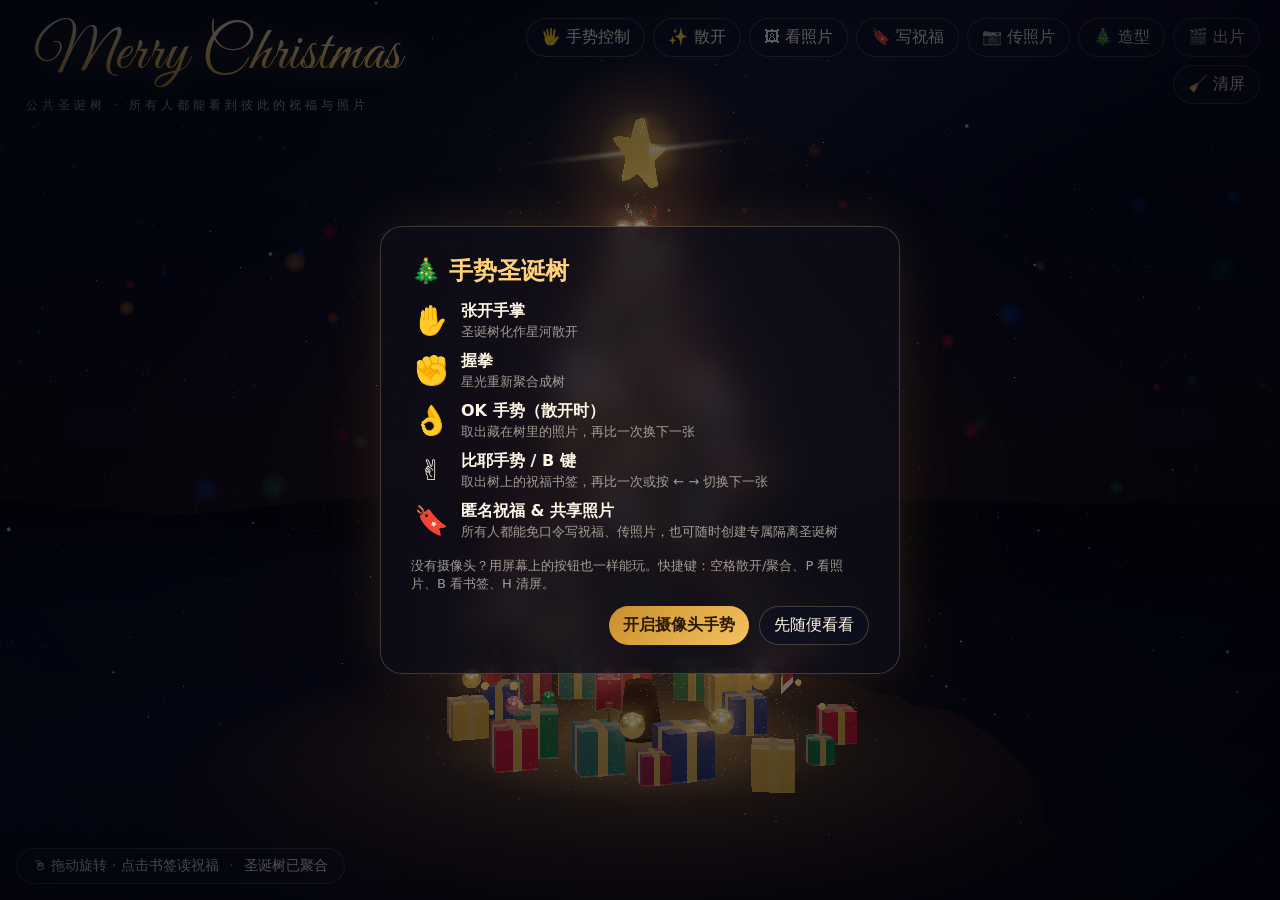
<file: index.html>
<!doctype html>
<html lang="zh-CN">
<head>
  <meta charset="utf-8" />
  <meta name="viewport" content="width=device-width, initial-scale=1, viewport-fit=cover" />
  <meta name="theme-color" content="#070d18" />
  <meta name="apple-mobile-web-app-capable" content="yes" />
  <meta name="apple-mobile-web-app-status-bar-style" content="black-translucent" />
  <title>Merry Christmas · 手势圣诞树</title>
  <script>window.XMAS_LOCAL = true;</script>
  <link rel="icon" href="data:image/svg+xml,<svg xmlns='http://www.w3.org/2000/svg' viewBox='0 0 100 100'><text y='.9em' font-size='90'>🎄</text></svg>" />
  <link rel="preload" href="vendor/fonts/great-vibes-latin.woff2" as="font" type="font/woff2" crossorigin />
  <link rel="stylesheet" href="style.css?v=16" />
  <script type="importmap">
    {
      "imports": {
        "three": "./vendor/three/build/three.module.js",
        "three/addons/": "./vendor/three/examples/jsm/"
      }
    }
  </script>
</head>
<body>
  <canvas id="scene"></canvas>

  <header class="title" id="site-title">
    <h1 id="title-heading" title="清屏模式下点击文字恢复界面">Merry Christmas</h1>
    <p id="subtitle">公共圣诞树 · 所有人都能看到彼此的祝福与照片</p>
  </header>

  <!-- top-right toolbar -->
  <nav class="toolbar">
    <button id="btn-space" title="切换公共树或创建隔离专属空间">🌍 公共树</button>
    <button id="btn-camera" title="开启/关闭手势控制">🖐 手势控制</button>
    <button id="btn-toggle" title="空格键">✨ 散开</button>
    <button id="btn-photo" title="P 键">🖼 看照片</button>
    <button id="btn-wish" title="匿名写祝福（按 B 键或比耶✌️手势直接看书签）">🔖 写祝福</button>
    <button id="btn-manage" title="上传照片或管理内容">📷 传照片</button>
    <button id="btn-shape" title="换一个圣诞树的造型">🎄 造型</button>
    <button id="btn-video" title="录制 / 导出视频 / 背景音乐">🎬 出片</button>
    <button id="btn-clean" title="沉浸清屏模式，只留文字和圣诞树 (H 键)">🧹 清屏</button>
  </nav>

  <!-- tree shape picker -->
  <div class="shape-pop" id="shape-pop" aria-hidden="true">
    <div class="shape-pop-head"><span>换一棵树</span><button class="icon" id="shape-close" title="关闭">✕</button></div>
    <div class="shape-grid" id="shape-grid"></div>
    <p class="shape-tip">选中的造型会记住，下次打开还是它。</p>
  </div>

  <!-- video / music panel -->
  <div class="video-pop" id="video-pop" aria-hidden="true">
    <div class="shape-pop-head"><span>出片</span><button class="icon" id="video-close" title="关闭">✕</button></div>
    <div class="vid-dur"><span>时长</span><button class="dur-chip" data-dur="6">6 秒</button><button class="dur-chip on" data-dur="12">12 秒</button><button class="dur-chip" data-dur="15">15 秒</button></div>
    <button class="vid-btn" id="btn-rec">🎬 录制模式 <em id="rec-sub">12 秒 · 自动运镜</em></button>
    <button class="vid-btn" id="btn-mp4">⬇️ 导出 MP4 <em id="mp4-sub">1080×1920 · 30fps</em></button>
    <button class="vid-btn" id="btn-music">🎵 背景音乐 <em id="music-name">未选择</em></button>
    <button class="vid-btn vid-sub" id="btn-music-toggle" hidden>⏸ 暂停音乐</button>
    <p class="shape-tip">录制模式会隐藏界面，用手机/电脑自带录屏即可；MP4 需要较新版本的 Chrome / Edge / Safari。<br>选好背景音乐后，导出的 MP4 会自动混入音乐（与所选时长一致、结尾淡出）；音乐只在本机处理，不会上传。</p>
    <input type="file" id="file-music" accept="audio/*" hidden>
  </div>

  <!-- recording overlay -->
  <div class="rec-overlay" id="rec-overlay" hidden>
    <div class="rec-count" id="rec-count">3</div>
    <div class="rec-tip" id="rec-tip">准备中…</div>
  </div>

  <!-- mp4 export overlay -->
  <div class="export-overlay" id="export-overlay" hidden>
    <div class="export-card">
      <div class="export-title">正在生成视频…</div>
      <div class="export-bar"><i id="export-fill"></i></div>
      <div class="export-note" id="export-note">请不要关闭页面</div>
    </div>
  </div>

  <!-- invisible top-right hover zone to restore UI in clean mode (desktop) -->
  <div class="clean-exit-zone" id="clean-exit-zone">
    <button id="btn-exit-clean" title="恢复界面 (H 键)">恢复界面</button>
  </div>
  <div class="clean-hint" id="clean-hint">已清屏 · 按 H 键或点击 Merry Christmas 恢复</div>

  <!-- gesture status -->
  <div class="status" id="status">
    <span id="status-gesture">🖱 拖动旋转 · 点击书签读祝福</span>
    <span class="dot">·</span>
    <span id="status-state">圣诞树已聚合</span>
  </div>

  <div class="toast" id="toast"></div>

  <!-- photo caption while focused -->
  <div class="caption" id="caption"></div>

  <!-- sleek floating controls while inspecting a 3D wish bookmark -->
  <div class="wish-focus-bar" id="wish-focus-bar" aria-hidden="true">
    <button id="wish-prev" title="上一张祝福签 (←)">‹ 上一条</button>
    <button class="primary" id="wish-write-from-focus">🔖 我也写一条</button>
    <button id="wish-next" title="下一张祝福签 (→)">下一条 ›</button>
    <button id="wish-unfocus" title="放回树上 (Esc)">放回树上</button>
  </div>

  <!-- camera preview -->
  <div class="cam" id="cam" hidden>
    <video id="cam-video" playsinline muted></video>
    <canvas id="cam-canvas"></canvas>
    <div class="cam-label" id="cam-label">加载手势模型…</div>
  </div>

  <!-- intro / help -->
  <section class="intro" id="intro">
    <div class="intro-card">
      <h2>🎄 手势圣诞树</h2>
      <ul class="gestures">
        <li><b>✋</b><span>张开手掌</span><em>圣诞树化作星河散开</em></li>
        <li><b>✊</b><span>握拳</span><em>星光重新聚合成树</em></li>
        <li><b>👌</b><span>OK 手势（散开时）</span><em>取出藏在树里的照片，再比一次换下一张</em></li>
        <li><b>✌️</b><span>比耶手势 / B 键</span><em>取出树上的祝福书签，再比一次或按 ← → 切换下一张</em></li>
        <li><b>🔖</b><span>匿名祝福 &amp; 共享照片</span><em>所有人都能免口令写祝福、传照片，也可随时创建专属隔离圣诞树</em></li>
      </ul>
      <p class="intro-note" id="intro-note">没有摄像头？用屏幕上的按钮也一样能玩。<span class="kbd-only">快捷键：空格散开/聚合、P 看照片、B 看书签、H 清屏。</span></p>
      <div class="intro-actions">
        <button class="primary" id="intro-camera">开启摄像头手势</button>
        <button id="intro-skip">先随便看看</button>
      </div>
    </div>
  </section>

  <!-- space switcher & isolated tree creator modal -->
  <section class="modal" id="room-modal" aria-hidden="true">
    <div class="modal-card">
      <div class="modal-head">
        <h3 class="modal-title">🌲 圣诞树空间</h3>
        <button class="icon" id="room-modal-close" title="关闭">✕</button>
      </div>
      <div class="pane">
        <div class="space-banner">
          <div>
            <div class="space-name" id="room-current-title">🌍 公共圣诞树</div>
            <div class="muted" id="room-current-desc">所有人可见并共同装扮这棵树</div>
          </div>
          <div class="row">
            <button id="room-copy-link">📋 复制链接</button>
            <button id="room-go-public" hidden>回公共树</button>
          </div>
        </div>

        <div class="tabs">
          <button class="tab active" id="rtab-create">✨ 创建隔离树</button>
          <button class="tab" id="rtab-join">🚪 进入指定空间</button>
        </div>

        <div id="rpane-create" class="stack">
          <p class="muted">创建一棵独立的专属圣诞树，照片与祝福和公共树完全隔离，发专属链接给朋友即可共创。</p>
          <input id="room-title-input" type="text" maxlength="24" placeholder="空间名称（选填，如：2026 宿舍圣诞树）" />
          <input id="room-slug-input" type="text" maxlength="24" placeholder="自定义编号（选填，字母/数字/-，留空自动生成）" />
          <input id="room-pass-input" type="password" maxlength="32" placeholder="访问密码（选填，留空则拿到链接直接进入）" autocomplete="new-password" />
          <button class="primary" id="room-create-btn">🎄 创建并进入专属圣诞树</button>
        </div>

        <div id="rpane-join" class="stack" hidden>
          <p class="muted">输入专属空间编号，或直接粘贴别人发你的专属链接：</p>
          <div class="row">
            <input id="room-join-input" type="text" placeholder="如：xmas-a7k3m 或完整链接" />
            <button class="primary" id="room-join-btn">进入</button>
          </div>
          <div id="room-recent-wrap" hidden>
            <div class="muted" style="margin-bottom:6px">最近访问过的空间</div>
            <div class="chips" id="room-recent-list"></div>
          </div>
        </div>
      </div>
    </div>
  </section>

  <!-- passcode gate when visiting a locked isolated tree -->
  <section class="modal" id="room-lock-modal" aria-hidden="true">
    <div class="modal-card">
      <div class="modal-head">
        <h3 class="modal-title" id="lock-title">🔒 专属圣诞树</h3>
      </div>
      <div class="pane">
        <p class="muted">这棵隔离圣诞树设置了访问密码，输入密码后即可查看和共同装扮它。</p>
        <div class="row">
          <input id="lock-pass-input" type="password" placeholder="请输入房间访问密码" autocomplete="current-password" />
          <button class="primary" id="lock-submit-btn">解锁进入</button>
        </div>
        <div class="row between">
          <span class="muted" id="lock-error"></span>
          <button class="link" id="lock-go-public">返回公共圣诞树</button>
        </div>
      </div>
    </div>
  </section>

  <!-- anonymous wish write & browse modal -->
  <section class="modal" id="wish-modal" aria-hidden="true">
    <div class="modal-card">
      <div class="modal-head">
        <div class="tabs">
          <button class="tab active" id="tab-write">✍️ 挂上祝福</button>
          <button class="tab" id="tab-wall">📜 祝福墙 <span id="wall-count"></span></button>
        </div>
        <button class="icon" id="wish-modal-close" title="关闭">✕</button>
      </div>

      <div id="pane-write" class="pane">
        <p class="muted" id="wish-space-hint">无需口令，匿名写下一句圣诞祝福，它会化作星光书签飞上这棵树。</p>
        <div class="swatches" id="wish-swatches" role="radiogroup" aria-label="书签配色"></div>
        <div class="field">
          <textarea id="wish-text" rows="4" maxlength="80" placeholder="写下你的圣诞愿望或暖心祝福…"></textarea>
          <div class="row between">
            <span class="muted">当前空间的所有人都能看到你的祝福签</span>
            <span class="muted" id="wish-chars">0 / 80</span>
          </div>
        </div>
        <div class="row">
          <input id="wish-author" type="text" maxlength="16" placeholder="署名（选填，留空则匿名）" />
          <button class="primary" id="wish-submit">🔖 挂上圣诞树</button>
        </div>
      </div>

      <div id="pane-wall" class="pane" hidden>
        <div class="wish-wall" id="wish-wall"></div>
      </div>
    </div>
  </section>

  <!-- open photo upload & optional admin moderation drawer -->
  <aside class="drawer" id="drawer" aria-hidden="true">
    <div class="drawer-head">
      <h3>📷 树上的照片</h3>
      <button class="icon" id="drawer-close" title="关闭">✕</button>
    </div>
    <div class="drawer-body">
      <div id="upload-box">
        <label class="dropzone" id="dropzone">
          <input id="file-input" type="file" accept="image/*" multiple hidden />
          <span>🎁 点击或拖拽图片挂到圣诞树上</span>
          <small>免口令开放上传 · 支持 JPG / PNG / WebP，自动压缩</small>
        </label>
        <div class="row between">
          <span class="muted" id="upload-progress"></span>
        </div>
      </div>

      <h4>当前空间的照片 <span class="muted" id="photo-count"></span></h4>
      <div class="grid" id="photo-grid"></div>

      <details class="admin-panel" id="admin-panel">
        <summary>🔐 站长管理（删除照片 / 祝福）</summary>
        <div id="login-box" class="stack" style="margin-top:10px">
          <div class="row">
            <input id="token-input" type="password" placeholder="输入站长口令解锁删除" autocomplete="current-password" />
            <button class="primary" id="token-btn">确认</button>
          </div>
        </div>
        <div id="admin-authed-bar" class="row between" hidden style="margin-top:10px">
          <span class="muted">✅ 站长模式已开启（可删除任意内容）</span>
          <button class="link" id="logout-btn">退出</button>
        </div>
        <h4>当前空间的祝福签 <span class="muted" id="admin-wish-count"></span></h4>
        <div class="admin-wishes" id="admin-wish-list"></div>
      </details>
    </div>
  </aside>

  <script type="module" src="js/local-api.js?v=1"></script>
  <script type="module" src="js/main.js?v=18"></script>
  <script type="module" src="js/video.js?v=5"></script>
</body>
</html>
</file>
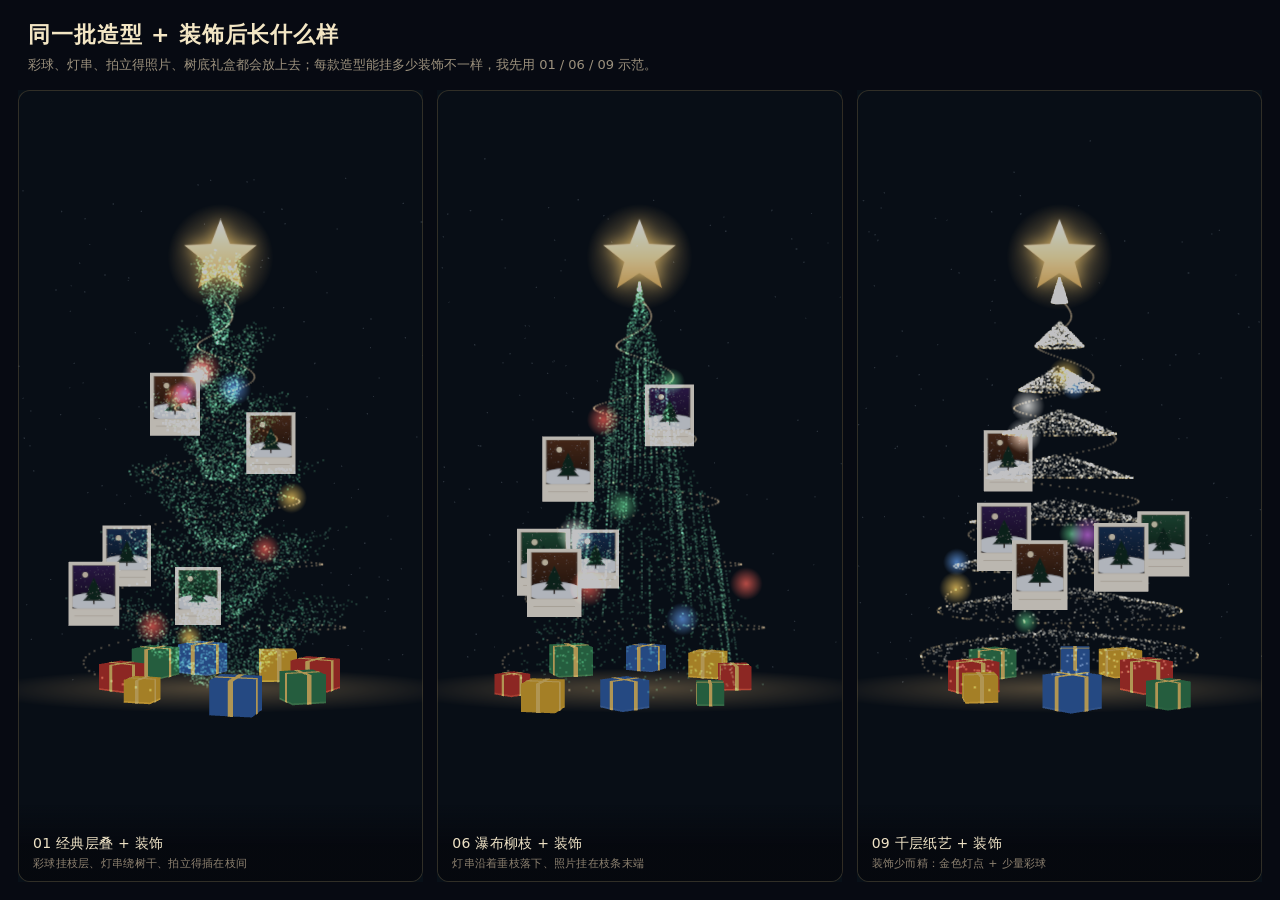
<file: styles-deco.html>
<!doctype html>
<html lang="zh-CN">
<head>
<meta charset="utf-8" />
<meta name="viewport" content="width=device-width, initial-scale=1" />
<title>造型 + 装饰效果</title>
<style>
  html, body { margin: 0; height: 100%; background: #070a12; color: #e9e2d3;
    font-family: "Microsoft YaHei", "PingFang SC", system-ui, sans-serif; overflow: hidden; }
  #app { height: 100%; display: flex; flex-direction: column; }
  header { padding: 20px 28px 8px; flex: none; }
  header h1 { margin: 0; font-size: 22px; font-weight: 600; letter-spacing: .04em; color: #f3e6c4; }
  header p { margin: 6px 0 0; font-size: 13px; color: #9c917d; }
  #stage { position: relative; flex: 1; min-height: 0; margin: 8px 18px 18px; }
  #gl { position: absolute; inset: 0; width: 100%; height: 100%; display: block; }
  #cards { position: absolute; inset: 0; display: grid; grid-template-columns: repeat(3, 1fr); gap: 14px; pointer-events: none; }
  .card { position: relative; border: 1px solid rgba(214, 180, 110, .2); border-radius: 12px;
    background: rgba(8, 11, 18, .25); overflow: hidden; }
  .card .txt { position: absolute; left: 0; right: 0; bottom: 0; padding: 30px 14px 10px;
    background: linear-gradient(180deg, rgba(6,8,14,0), rgba(6,8,14,.92) 55%);
    font-size: 14px; color: #efe3c6; letter-spacing: .02em; }
  .card .txt small { display: block; margin-top: 3px; font-size: 11px; color: #8e8371; }
</style>
</head>
<body>
<div id="app">
  <header>
    <h1>同一批造型 + 装饰后长什么样</h1>
    <p>彩球、灯串、拍立得照片、树底礼盒都会放上去；每款造型能挂多少装饰不一样，我先用 01 / 06 / 09 示范。</p>
  </header>
  <div id="stage">
    <canvas id="gl"></canvas>
    <div id="cards"></div>
  </div>
</div>
<script type="importmap">{ "imports": { "three": "./vendor/three/build/three.module.js" } }</script>
<script type="module" src="js/styles-deco.js?v=1"></script>
</body>
</html>
</file>
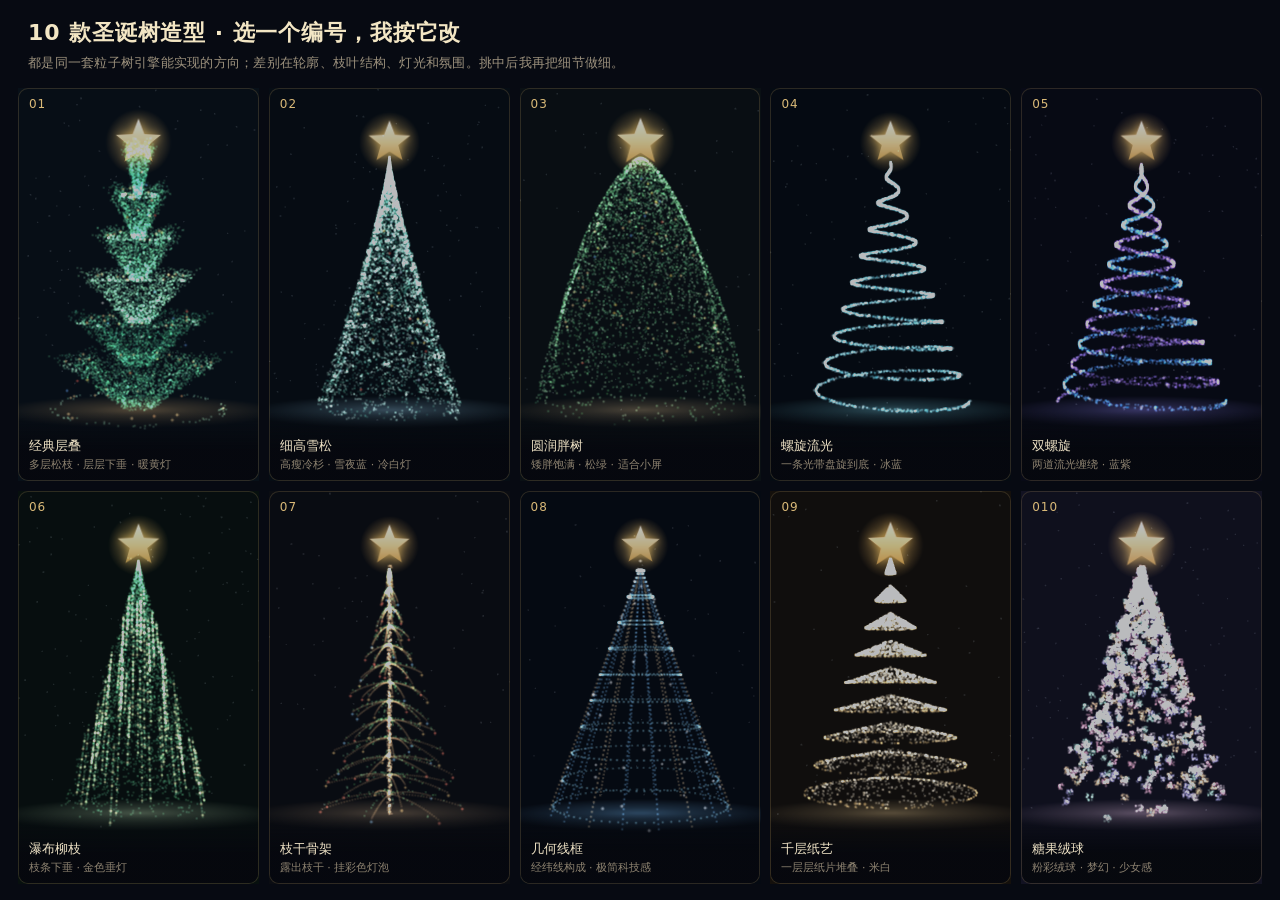
<file: styles.html>
<!doctype html>
<html lang="zh-CN">
<head>
<meta charset="utf-8" />
<meta name="viewport" content="width=device-width, initial-scale=1" />
<title>10 款圣诞树造型</title>
<style>
  html, body { margin: 0; height: 100%; background: #070a12; color: #e9e2d3;
    font-family: "Microsoft YaHei", "PingFang SC", system-ui, sans-serif; overflow: hidden; }
  #app { height: 100%; display: flex; flex-direction: column; }
  header { padding: 18px 28px 10px; flex: none; }
  header h1 { margin: 0; font-size: 22px; font-weight: 600; letter-spacing: .04em; color: #f3e6c4; }
  header p { margin: 6px 0 0; font-size: 13px; color: #9c917d; letter-spacing: .02em; }
  #stage { position: relative; flex: 1; min-height: 0; margin: 6px 18px 16px; }
  #gl { position: absolute; inset: 0; width: 100%; height: 100%; display: block; }
  #cards { position: absolute; inset: 0; display: grid; grid-template-columns: repeat(5, 1fr);
    grid-template-rows: repeat(2, 1fr); gap: 10px; pointer-events: none; }
  .card { position: relative; border: 1px solid rgba(214, 180, 110, .18); border-radius: 10px;
    background: rgba(8, 11, 18, .28); overflow: hidden; }
  .card .idx { position: absolute; left: 10px; top: 8px; font-size: 12px; color: #d9b978;
    letter-spacing: .08em; font-variant-numeric: tabular-nums; }
  .card .txt { position: absolute; left: 0; right: 0; bottom: 0; padding: 26px 10px 8px;
    background: linear-gradient(180deg, rgba(6,8,14,0), rgba(6,8,14,.92) 55%);
    font-size: 13px; color: #efe3c6; }
  .card .txt small { display: block; margin-top: 2px; font-size: 11px; color: #8e8371; }
</style>
</head>
<body>
<div id="app">
  <header>
    <h1>10 款圣诞树造型 · 选一个编号，我按它改</h1>
    <p>都是同一套粒子树引擎能实现的方向；差别在轮廓、枝叶结构、灯光和氛围。挑中后我再把细节做细。</p>
  </header>
  <div id="stage">
    <canvas id="gl"></canvas>
    <div id="cards"></div>
  </div>
</div>
<script type="importmap">
{ "imports": { "three": "./vendor/three/build/three.module.js" } }
</script>
<script type="module" src="js/styles-preview.js?v=1"></script>
</body>
</html>
</file>
<file: style.css>
@font-face {
  font-family: "Great Vibes";
  src: url("./vendor/fonts/great-vibes-latin.woff2") format("woff2");
  font-weight: 400;
  font-style: normal;
  font-display: swap;
}

:root {
  --gold: #ffd27a;
  --gold-2: #f5a623;
  --glass: rgba(14, 18, 36, 0.55);
  --line: rgba(255, 220, 160, 0.22);
  --text: #fff6e6;
  --muted: rgba(255, 246, 230, 0.6);
  --red: #e8414f;
}

* { box-sizing: border-box; }
html, body {
  margin: 0; height: 100%; overflow: hidden;
  background: #02030a; color: var(--text);
  font-family: "PingFang SC", "Microsoft YaHei", "Noto Sans CJK SC", system-ui, sans-serif;
  -webkit-tap-highlight-color: transparent;
}
#scene { position: fixed; inset: 0; width: 100%; height: 100%; display: block; touch-action: none; }

button {
  font: inherit; color: var(--text); cursor: pointer;
  background: var(--glass); border: 1px solid var(--line);
  border-radius: 999px; padding: 8px 14px;
  backdrop-filter: blur(10px); -webkit-backdrop-filter: blur(10px);
  transition: background .2s, border-color .2s, transform .15s;
}
button:hover { background: rgba(40, 32, 30, 0.7); border-color: rgba(255, 210, 122, .55); }
button:active { transform: scale(.96); }
button.primary { background: linear-gradient(135deg, #c8902c, #f5c260); color: #2a1704; border: none; font-weight: 600; }
button.primary:hover { filter: brightness(1.08); }
button.active { border-color: var(--gold); box-shadow: 0 0 12px rgba(255, 200, 100, .45); }
button.link { background: none; border: none; padding: 0; color: var(--muted); text-decoration: underline; }
button.icon { padding: 4px 10px; }
button:disabled { opacity: .45; cursor: default; }

.title {
  position: fixed; top: 18px; left: 24px; text-align: left; pointer-events: none; z-index: 4;
  transition: left .48s cubic-bezier(.22, 1, .36, 1), transform .48s cubic-bezier(.22, 1, .36, 1), top .48s cubic-bezier(.22, 1, .36, 1);
}
.title h1 {
  margin: 0; padding: 2px 10px 4px; font-weight: 400; letter-spacing: 1px; line-height: 1.15;
  font-family: "Great Vibes", "Brush Script MT", "Segoe Script", "Snell Roundhand", cursive;
  font-size: clamp(38px, 5vw, 60px);
  background: linear-gradient(180deg, #fff6d8 10%, #f5c260 56%, #b97a1d 100%);
  -webkit-background-clip: text; background-clip: text; color: transparent;
  filter: drop-shadow(0 0 14px rgba(255, 190, 90, .44));
  transition: font-size .4s ease;
}
.title p {
  margin: 4px 0 0 2px; color: var(--muted); letter-spacing: 4px; font-size: 12px;
  transition: opacity .35s ease;
}

.toolbar {
  position: fixed; top: 18px; right: 20px; display: flex; gap: 8px; flex-wrap: wrap; justify-content: flex-end;
  max-width: 58vw; z-index: 5;
  transition: opacity .36s cubic-bezier(.22, 1, .36, 1), transform .36s cubic-bezier(.22, 1, .36, 1);
}

.status {
  position: fixed; left: 16px; bottom: 16px; z-index: 5;
  background: var(--glass); border: 1px solid var(--line); border-radius: 999px;
  padding: 8px 16px; font-size: 14px; backdrop-filter: blur(10px); -webkit-backdrop-filter: blur(10px);
  transition: opacity .36s cubic-bezier(.22, 1, .36, 1), transform .36s cubic-bezier(.22, 1, .36, 1);
}
.status .dot { color: var(--muted); margin: 0 6px; }

/* clean screen mode: hide every button, hint, caption & preview — keep only "Merry Christmas" + tree */
body.clean-mode .toolbar,
body.clean-mode .status,
body.clean-mode .toast,
body.clean-mode .caption,
body.clean-mode .wish-focus-bar,
body.clean-mode .cam,
body.clean-mode .title p {
  opacity: 0 !important;
  pointer-events: none !important;
}
body.clean-mode .toolbar { transform: translateY(-12px); }
body.clean-mode .status { transform: translateY(12px); }
body.clean-mode .title {
  left: 50%; right: auto; top: 20px; width: max-content; max-width: 96vw;
  transform: translateX(-50%); text-align: center;
}
body.clean-mode .title h1 {
  pointer-events: auto; cursor: pointer;
  font-size: clamp(42px, 6vw, 68px);
}

.clean-exit-zone {
  position: fixed; top: 0; right: 0; width: 140px; height: 72px; z-index: 15;
  display: flex; align-items: flex-start; justify-content: flex-end; padding: 16px 20px;
  pointer-events: none; opacity: 0; transition: opacity .3s ease;
}
body.clean-mode .clean-exit-zone { pointer-events: auto; }
body.clean-mode .clean-exit-zone:hover { opacity: 1; }
#btn-exit-clean { font-size: 13px; padding: 6px 14px; }

.clean-hint {
  position: fixed; left: 50%; bottom: 26px; transform: translate(-50%, 10px); z-index: 25;
  padding: 7px 16px; border-radius: 999px; font-size: 12px; letter-spacing: 1px;
  color: rgba(255, 240, 210, .85); background: rgba(14, 16, 30, .65);
  border: 1px solid rgba(255, 210, 122, .25); backdrop-filter: blur(8px);
  opacity: 0; pointer-events: none; transition: opacity .45s ease, transform .45s ease;
}
.clean-hint.show { opacity: 1; transform: translate(-50%, 0); }

.toast {
  position: fixed; left: 50%; bottom: 84px; transform: translate(-50%, 20px);
  background: rgba(30, 18, 10, .78); border: 1px solid var(--line); border-radius: 12px;
  padding: 10px 18px; opacity: 0; transition: opacity .3s, transform .3s; pointer-events: none; z-index: 20;
  max-width: 90vw; text-align: center;
}
.toast.show { opacity: 1; transform: translate(-50%, 0); }

.caption {
  position: fixed; left: 50%; bottom: 40px; transform: translateX(-50%);
  color: var(--gold); letter-spacing: 3px; font-size: 14px; opacity: 0; transition: opacity .4s; pointer-events: none;
  text-shadow: 0 0 10px rgba(255, 190, 90, .6);
}
.caption.show { opacity: 1; }

.cam {
  position: fixed; right: 16px; bottom: 16px; width: 208px; aspect-ratio: 4 / 3; z-index: 5;
  border-radius: 14px; overflow: hidden; border: 1px solid var(--line);
  background: #000; box-shadow: 0 6px 30px rgba(0, 0, 0, .5);
}
.cam video, .cam canvas { position: absolute; inset: 0; width: 100%; height: 100%; object-fit: cover; transform: scaleX(-1); }
.cam video { opacity: .55; }
.cam-label {
  position: absolute; left: 0; right: 0; bottom: 0; padding: 4px 8px; font-size: 12px; text-align: center;
  background: linear-gradient(transparent, rgba(0, 0, 0, .75));
}

.intro {
  position: fixed; inset: 0; z-index: 30; display: grid; place-items: center;
  background: radial-gradient(ellipse at center, rgba(5, 8, 20, .35), rgba(2, 3, 10, .8));
  transition: opacity .6s;
}
.intro.hide { opacity: 0; pointer-events: none; }
.intro-card {
  width: min(520px, 92vw); padding: 28px 30px; border-radius: 22px;
  background: rgba(16, 14, 26, .72); border: 1px solid var(--line);
  backdrop-filter: blur(16px); -webkit-backdrop-filter: blur(16px);
  box-shadow: 0 0 60px rgba(255, 180, 80, .12);
}
.intro-card h2 { margin: 0 0 14px; color: var(--gold); font-weight: 600; }
.gestures { list-style: none; padding: 0; margin: 0 0 16px; display: grid; gap: 10px; }
.gestures li { display: grid; grid-template-columns: 40px 1fr; grid-template-rows: auto auto; column-gap: 10px; }
.gestures b { grid-row: span 2; font-size: 28px; line-height: 40px; text-align: center; }
.gestures span { font-weight: 600; }
.gestures em { font-style: normal; color: var(--muted); font-size: 13px; }
.intro-note { color: var(--muted); font-size: 13px; }
.intro-note.warn { color: #ffb4a0; }
.intro-actions { display: flex; gap: 10px; justify-content: flex-end; margin-top: 10px; flex-wrap: wrap; }

.drawer {
  position: fixed; top: 0; right: 0; bottom: 0; width: min(380px, 100vw); z-index: 40;
  background: rgba(12, 12, 24, .9); border-left: 1px solid var(--line);
  backdrop-filter: blur(16px); -webkit-backdrop-filter: blur(16px);
  transform: translateX(105%); transition: transform .35s ease; display: flex; flex-direction: column;
}
.drawer.open { transform: none; }
.drawer-head { display: flex; align-items: center; justify-content: space-between; padding: 16px 18px; border-bottom: 1px solid var(--line); }
.drawer-head h3 { margin: 0; color: var(--gold); font-weight: 600; }
.drawer-body { padding: 16px 18px; overflow-y: auto; flex: 1; }
.drawer h4 { margin: 20px 0 10px; font-weight: 600; }
.muted { color: var(--muted); font-size: 13px; }
.row { display: flex; gap: 8px; align-items: center; }
.row.between { justify-content: space-between; margin-top: 8px; }
input[type=password], input[type=text], textarea {
  font: inherit; color: var(--text); background: rgba(255, 255, 255, .06);
  border: 1px solid var(--line); border-radius: 10px; padding: 9px 12px; outline: none;
}
input[type=password], input[type=text] { flex: 1; min-width: 0; }
textarea { width: 100%; resize: none; line-height: 1.55; }
input[type=password]:focus, input[type=text]:focus, textarea:focus { border-color: var(--gold); }

/* wish modal with smooth fade + lift transitions */
.modal {
  position: fixed; inset: 0; z-index: 45; display: grid; place-items: center; padding: 16px;
  background: radial-gradient(ellipse at center, rgba(6, 10, 26, .48), rgba(2, 3, 10, .78));
  backdrop-filter: blur(8px); -webkit-backdrop-filter: blur(8px);
  opacity: 0; pointer-events: none; transition: opacity .32s cubic-bezier(.22, 1, .36, 1);
}
.modal.open { opacity: 1; pointer-events: auto; }
.modal-card {
  width: min(480px, 94vw); max-height: 86vh; display: flex; flex-direction: column;
  border-radius: 20px; background: rgba(16, 15, 28, .9); border: 1px solid var(--line);
  box-shadow: 0 14px 54px rgba(0, 0, 0, .58), 0 0 42px rgba(255, 196, 92, .14);
  overflow: hidden;
  transform: translateY(18px) scale(.95);
  transition: transform .36s cubic-bezier(.22, 1, .36, 1);
}
.modal.open .modal-card { transform: translateY(0) scale(1); }
.modal-head {
  display: flex; align-items: center; justify-content: space-between;
  padding: 12px 16px; border-bottom: 1px solid var(--line);
}
.modal-title { margin: 0; color: var(--gold); font-size: 16px; font-weight: 600; }
.tabs { display: flex; gap: 6px; }
.tab { padding: 6px 14px; font-size: 14px; border-color: transparent; background: transparent; color: var(--muted); }
.tab.active { color: var(--gold); background: rgba(255, 210, 122, .12); border-color: rgba(255, 210, 122, .35); }
.pane { padding: 16px 18px 20px; overflow-y: auto; display: flex; flex-direction: column; gap: 12px; }
.pane[hidden] { display: none; }
.stack { display: flex; flex-direction: column; gap: 10px; }
.stack[hidden] { display: none; }
.field { display: flex; flex-direction: column; gap: 6px; }

.space-banner {
  padding: 12px 14px; border-radius: 14px; border: 1px solid rgba(255, 210, 122, .28);
  background: rgba(255, 210, 122, .07); display: flex; flex-direction: column; gap: 10px;
}
.space-name { font-size: 15px; font-weight: 600; color: var(--gold); margin-bottom: 2px; }
.chips { display: flex; gap: 8px; flex-wrap: wrap; }
.chip { padding: 5px 12px; font-size: 12px; border-radius: 999px; }

.admin-panel {
  margin-top: 22px; padding-top: 14px; border-top: 1px solid var(--line);
}
.admin-panel summary {
  cursor: pointer; color: var(--muted); font-size: 13px; list-style: none; user-select: none;
}
.admin-panel summary:hover { color: var(--gold); }

.swatches { display: flex; gap: 8px; flex-wrap: wrap; }
.swatch {
  display: inline-flex; align-items: center; gap: 6px; padding: 5px 11px; font-size: 12px;
  border-radius: 999px; border: 1px solid var(--line); background: rgba(255, 255, 255, .04);
}
.swatch i { width: 12px; height: 12px; border-radius: 50%; display: inline-block; border: 1px solid rgba(255, 232, 180, .6); }
.swatch.selected { border-color: var(--gold); background: rgba(255, 210, 122, .16); color: var(--gold); }

.wish-wall { display: flex; flex-direction: column; gap: 10px; max-height: 54vh; overflow-y: auto; padding-right: 2px; }
.wish-item {
  padding: 12px 14px; border-radius: 12px; cursor: pointer; text-align: left;
  border: 1px solid var(--line); border-left-width: 4px; background: rgba(255, 255, 255, .04);
  transition: transform .2s cubic-bezier(.22, 1, .36, 1), border-color .2s, background .2s;
}
.wish-item:hover { background: rgba(255, 210, 122, .09); transform: translateY(-2px); }
.wish-item p { margin: 0 0 6px; font-size: 14px; line-height: 1.5; word-break: break-word; }
.wish-item .meta { display: flex; justify-content: space-between; font-size: 12px; color: var(--muted); }

/* sleek bottom bar while a 3D bookmark floats in front of the camera */
.wish-focus-bar {
  position: fixed; left: 50%; bottom: 26px; z-index: 25;
  display: flex; gap: 8px; align-items: center; flex-wrap: wrap; justify-content: center;
  padding: 7px 10px; border-radius: 999px; max-width: 94vw;
  background: rgba(14, 16, 32, .68); border: 1px solid rgba(255, 216, 140, .28);
  backdrop-filter: blur(14px); -webkit-backdrop-filter: blur(14px);
  box-shadow: 0 10px 36px rgba(0, 0, 0, .48);
  opacity: 0; transform: translate(-50%, 18px); pointer-events: none;
  transition: opacity .34s cubic-bezier(.22, 1, .36, 1), transform .38s cubic-bezier(.22, 1, .36, 1);
}
.wish-focus-bar.show { opacity: 1; transform: translate(-50%, 0); pointer-events: auto; }
.wish-focus-bar button { padding: 6px 13px; font-size: 13px; }

/* admin drawer wishes section */
.admin-wishes { display: flex; flex-direction: column; gap: 8px; }
.admin-wish {
  padding: 9px 11px; border-radius: 10px; border: 1px solid var(--line);
  background: rgba(255, 255, 255, .04); display: flex; gap: 8px; align-items: flex-start; justify-content: space-between;
}
.admin-wish p { margin: 0 0 3px; font-size: 13px; line-height: 1.45; word-break: break-word; }
.admin-wish small { color: var(--muted); font-size: 11px; }
.admin-wish .del { flex-shrink: 0; padding: 3px 9px; font-size: 12px; }
.dropzone {
  display: flex; flex-direction: column; align-items: center; gap: 6px; text-align: center;
  padding: 26px 12px; border: 1.5px dashed rgba(255, 210, 122, .45); border-radius: 14px; cursor: pointer;
  transition: background .2s;
}
.dropzone:hover, .dropzone.over { background: rgba(255, 210, 122, .08); }
.dropzone small { color: var(--muted); }
.grid { display: grid; grid-template-columns: repeat(3, 1fr); gap: 8px; }
.grid figure { margin: 0; position: relative; aspect-ratio: 1; border-radius: 10px; overflow: hidden; border: 1px solid var(--line); }
.grid img { width: 100%; height: 100%; object-fit: cover; display: block; }
.grid .del {
  position: absolute; top: 4px; right: 4px; padding: 2px 7px; font-size: 12px; background: rgba(0, 0, 0, .6);
}
.grid .empty { grid-column: 1 / -1; color: var(--muted); font-size: 13px; }

@media (max-width: 720px) {
  .toolbar { top: auto; bottom: calc(64px + env(safe-area-inset-bottom, 0px)); right: 10px; left: 10px; max-width: none;
    display: grid; grid-template-columns: repeat(4, minmax(0, 1fr)); justify-items: center; gap: 7px; }
  .toolbar button { width: 100%; justify-content: center; padding: 7px 8px; font-size: 13px; }
  .toast { bottom: calc(158px + env(safe-area-inset-bottom, 0px)); font-size: 13px; }
  .wish-focus-bar { bottom: calc(118px + env(safe-area-inset-bottom, 0px)); border-radius: 16px; }
  .status { left: 10px; bottom: calc(12px + env(safe-area-inset-bottom, 0px)); font-size: 12px; }
  .cam { width: 132px; top: calc(112px + env(safe-area-inset-top, 0px)); bottom: auto; right: 10px; }
  .title { top: calc(14px + env(safe-area-inset-top, 0px)); left: 0; right: 0; text-align: center; }
  .intro-card { max-height: calc(100dvh - 80px); overflow-y: auto; -webkit-overflow-scrolling: touch; }
}

/* 手机竖屏（<=430px）：一屏内放得下，工具栏最多两行、按钮更紧凑 */
@media (max-width: 430px) {
  .toolbar { gap: 6px; bottom: calc(54px + env(safe-area-inset-bottom, 0px)); grid-template-columns: repeat(4, minmax(0, 1fr)); }
  .toolbar button { padding: 6px 6px; font-size: 12px; border-radius: 13px; letter-spacing: 0; }
  .toast { bottom: calc(146px + env(safe-area-inset-bottom, 0px)); font-size: 12.5px; padding: 8px 14px; }
  .title h1 { font-size: clamp(30px, 9vw, 42px); }
  .title p { font-size: 11px; letter-spacing: 2px; }
  .status { font-size: 11.5px; padding: 6px 12px; max-width: calc(100vw - 20px); }
  .cam { width: 108px; }
  .intro-card { width: calc(100vw - 20px); padding: 20px 18px; border-radius: 18px; }
  .intro-card h2 { font-size: 19px; }
  .gestures { gap: 8px; }
  .gestures b { font-size: 22px; line-height: 32px; }
  .gestures em { font-size: 12px; }
  .drawer { width: 100vw; }
  .wish-focus-bar { bottom: calc(104px + env(safe-area-inset-bottom, 0px)); flex-wrap: wrap; justify-content: center; }
}

/* 触屏设备不显示键盘快捷键提示 */
body.touch .kbd-only { display: none !important; }

/* ---------------- 造型选择器 ---------------- */
.shape-pop {
  position: fixed; right: 18px; top: calc(74px + env(safe-area-inset-top, 0px));
  width: 312px; padding: 14px 14px 10px; z-index: 40;
  background: rgba(10, 14, 22, .92); border: 1px solid rgba(214, 180, 110, .22);
  border-radius: 16px; backdrop-filter: blur(14px);
  box-shadow: 0 18px 50px rgba(0, 0, 0, .55);
  opacity: 0; transform: translateY(-6px); pointer-events: none;
  transition: opacity .18s ease, transform .18s ease;
}
.shape-pop.open { opacity: 1; transform: none; pointer-events: auto; }
.shape-pop-head { display: flex; align-items: center; justify-content: space-between; font-size: 13px; letter-spacing: .06em; color: #e9dcc0; margin-bottom: 10px; }
.shape-pop-head .icon { width: 26px; height: 26px; border-radius: 8px; }
.shape-grid { display: grid; grid-template-columns: repeat(4, minmax(0, 1fr)); gap: 7px; }
.shape-chip {
  display: flex; flex-direction: column; align-items: center; gap: 2px;
  padding: 8px 4px 6px; border-radius: 11px; cursor: pointer;
  border: 1px solid rgba(255, 255, 255, .09); background: rgba(255, 255, 255, .04);
  color: #efe6d4; transition: .15s ease;
}
.shape-chip span { font-size: 19px; line-height: 1.1; }
.shape-chip small { font-size: 11px; opacity: .8; }
.shape-chip:hover { border-color: rgba(214, 180, 110, .45); background: rgba(214, 180, 110, .12); }
.shape-chip.on { border-color: rgba(255, 208, 128, .85); background: rgba(255, 196, 100, .18); }
.shape-tip { margin: 10px 2px 2px; font-size: 11px; color: #8e8371; }
@media (max-width: 720px) {
  .shape-pop { left: 12px; right: 12px; width: auto; top: auto; bottom: calc(178px + env(safe-area-inset-bottom, 0px)); }
}

/* ---------- 出片面板 ---------- */
.video-pop {
  position: fixed; top: 96px; right: 24px; width: 300px; z-index: 72;
  display: none; flex-direction: column; gap: 8px;
  padding: 14px 14px 12px; border-radius: 16px;
  background: rgba(13, 19, 32, .94);
  border: 1px solid rgba(214, 180, 110, .30);
  box-shadow: 0 18px 50px rgba(0, 0, 0, .55);
  backdrop-filter: blur(14px);
}
.video-pop.on { display: flex; }
.vid-btn {
  display: flex; flex-direction: column; align-items: flex-start; gap: 2px;
  padding: 10px 12px; border-radius: 11px; cursor: pointer; text-align: left;
  color: #f0e6d2; font-size: 14px; line-height: 1.35;
  background: rgba(255, 255, 255, .05);
  border: 1px solid rgba(214, 180, 110, .22);
  font-family: inherit;
}
.vid-btn:hover { background: rgba(214, 180, 110, .12); border-color: rgba(214, 180, 110, .45); }
.vid-btn em { font-style: normal; font-size: 11px; color: #9d9482; }
.vid-btn[hidden] { display: none; }
.vid-sub { padding: 8px 12px; font-size: 13px; }
.vid-dur {
  display: flex; align-items: center; gap: 6px;
  padding: 2px 2px 6px; color: #9d9482; font-size: 12px;
}
.vid-dur > span { margin-right: 2px; }
.dur-chip {
  flex: 1; padding: 6px 0; border-radius: 8px; cursor: pointer;
  color: #cfc3ad; background: rgba(255, 255, 255, .04);
  border: 1px solid rgba(214, 180, 110, .18);
  font-family: inherit; font-size: 12px;
}
.dur-chip:hover { border-color: rgba(214, 180, 110, .45); color: #f0e6d2; }
.dur-chip.on {
  color: #1a1206; background: linear-gradient(180deg, #f6d79a, #d8a94f);
  border-color: rgba(255, 226, 168, .8);
}

/* ---------- 录制模式 ---------- */
body.recording header,
body.recording .toolbar,
body.recording .status,
body.recording .toast,
body.recording .shape-pop,
body.recording .video-pop,
body.recording .caption,
body.recording .clean-hint { display: none !important; }

.rec-overlay {
  position: fixed; inset: 0; z-index: 90; pointer-events: none;
  display: flex; flex-direction: column; align-items: center; gap: 10px;
  padding-top: 7vh;
}
.rec-count {
  font: 600 68px/1 ui-sans-serif, system-ui, "Microsoft YaHei", sans-serif;
  color: #ffd9a0; text-shadow: 0 0 34px rgba(255, 180, 90, .65);
  letter-spacing: .04em;
}
.rec-count.live { color: #ff5d5d; text-shadow: 0 0 30px rgba(255, 60, 60, .7); animation: recPulse 1s ease-in-out infinite; }
.rec-tip { font-size: 13px; letter-spacing: .06em; color: rgba(255, 236, 210, .8); }
@keyframes recPulse { 0%, 100% { opacity: 1; } 50% { opacity: .35; } }

/* ---------- 导出进度 ---------- */
.export-overlay {
  position: fixed; inset: 0; z-index: 130;
  display: flex; align-items: center; justify-content: center;
  background: rgba(4, 8, 14, .9);
}
.export-card {
  width: 320px; padding: 22px 24px; border-radius: 16px; text-align: center;
  background: rgba(14, 20, 34, .96);
  border: 1px solid rgba(214, 180, 110, .3);
}
.export-title { color: #f6dcab; font-size: 15px; margin-bottom: 14px; }
.export-bar { height: 6px; border-radius: 3px; overflow: hidden; background: rgba(255, 255, 255, .12); }
.export-bar i { display: block; height: 100%; width: 0; background: linear-gradient(90deg, #d9b06a, #ffe3b3); transition: width .2s; }
.export-note { margin-top: 12px; font-size: 12px; color: #9d9482; }
.rec-overlay[hidden], .export-overlay[hidden] { display: none; }

@media (max-width: 720px) {
  .video-pop { left: 12px; right: 12px; width: auto; top: auto; bottom: calc(178px + env(safe-area-inset-bottom, 0px)); }
  .rec-count { font-size: 54px; }
}
</file>
